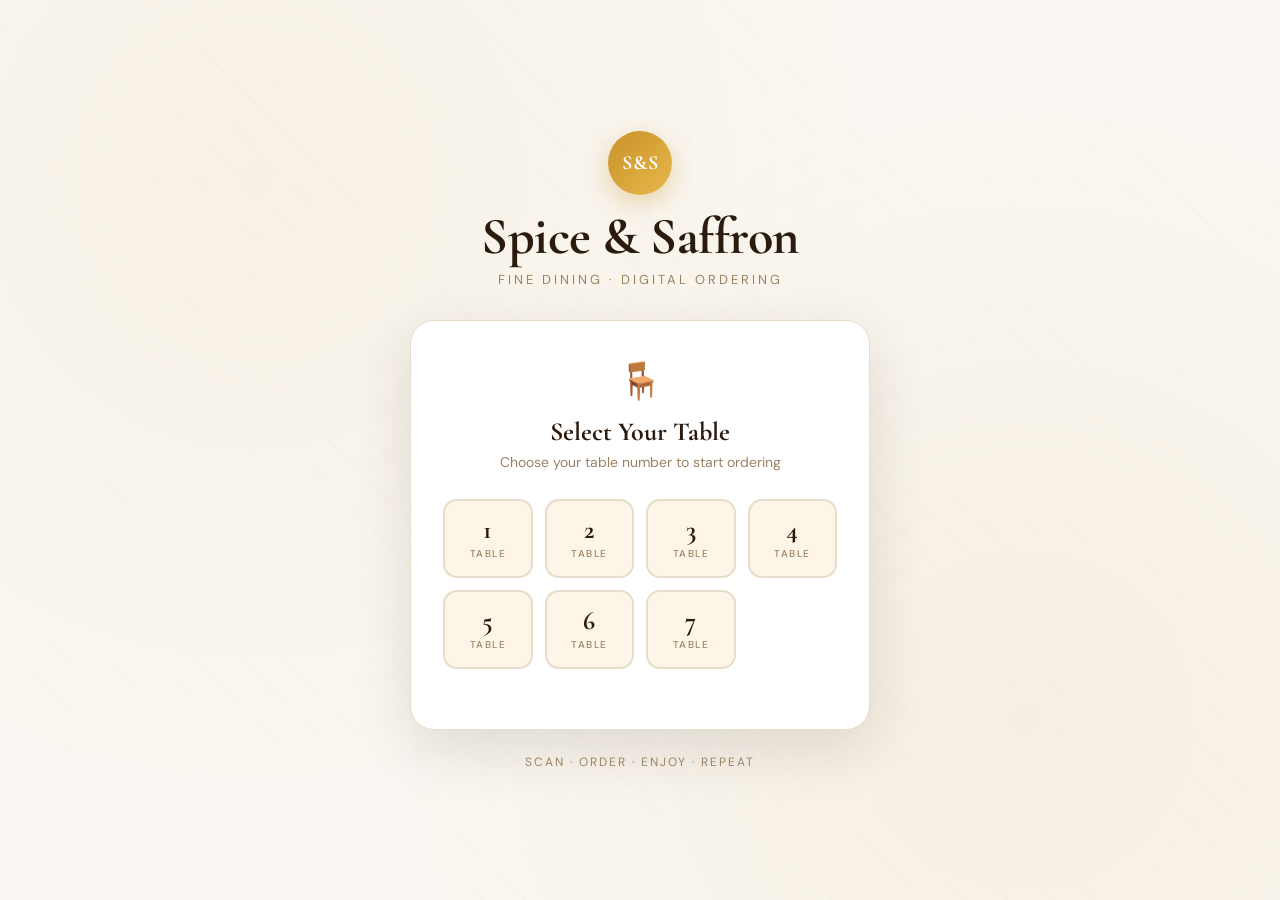
<file: index.html>
<!DOCTYPE html>
<html lang="en">
<head>
  <meta charset="UTF-8">
  <title>Welcome | Spice & Saffron</title>
  <meta name="viewport" content="width=device-width, initial-scale=1.0">
  <link rel="stylesheet" href="style.css">
  <link href="https://fonts.googleapis.com/css2?family=Cormorant+Garamond:wght@400;600;700&family=DM+Sans:wght@300;400;500&display=swap" rel="stylesheet">
</head>
<body>

  <div class="bg-pattern"></div>

  <div class="hero-section">
    <div class="logo-badge">S&S</div>
    <h1 class="brand-name">Spice & Saffron</h1>
    <p class="brand-tagline">Fine Dining · Digital Ordering</p>
  </div>

  <div class="card">
    <div class="card-icon">🪑</div>
    <h2 class="card-title">Select Your Table</h2>
    <p class="card-subtitle">Choose your table number to start ordering</p>

    <div class="table-grid" id="tableGrid">
      <!-- Tables rendered by JS -->
    </div>

    <div id="selectedInfo" class="selected-info" style="display:none;">
      <span class="selected-label">Selected</span>
      <span id="selectedTableName" class="selected-table-name">--</span>
    </div>

    <div id="submitBtn" style="display: none;">
      <button id="goBtn" class="go-btn">
        <span class="btn-text">Go to Menu</span>
        <span class="btn-arrow">→</span>
      </button>
    </div>
  </div>

  <div class="footer-note">Scan · Order · Enjoy · Repeat</div>

  <div class="loading-overlay" id="loaderWrapper">
    <div class="loader-ring"></div>
    <p class="loader-text">Setting up your table…</p>
  </div>

  <script>
    if (
      localStorage.getItem("sessionLocked") === "true" &&
      localStorage.getItem("orderID") &&
      localStorage.getItem("tableNo") &&
      localStorage.getItem("orderPaid") !== "true"
    ) {
      window.location.replace("menu.html");
    }

    // Render table cards
    const grid = document.getElementById("tableGrid");
    for (let i = 1; i <= 7; i++) {
      const card = document.createElement("div");
      card.className = "table-card";
      card.dataset.value = i;
      card.innerHTML = `<span class="table-num">${i}</span><span class="table-label">Table</span>`;
      card.addEventListener("click", () => selectTable(card, i));
      grid.appendChild(card);
    }

    let selectedTable = null;

    function selectTable(card, num) {
      document.querySelectorAll(".table-card").forEach(c => c.classList.remove("active"));
      card.classList.add("active");
      selectedTable = num;
      document.getElementById("selectedInfo").style.display = "flex";
      document.getElementById("selectedTableName").textContent = `Table ${num}`;
      document.getElementById("submitBtn").style.display = "block";
    }

    document.getElementById("goBtn").addEventListener("click", () => {
      if (!selectedTable) return;

      ["orderID", "tableNo", "menuCart", "orderSubmitted", "paymentStatus", "orderPaid", "sessionLocked"].forEach(key => localStorage.removeItem(key));
      const now = new Date();
      const timeStr =
        now.getFullYear().toString() +
        (now.getMonth()+1).toString().padStart(2,"0") +
        now.getDate().toString().padStart(2,"0") +
        now.getHours().toString().padStart(2,"0") +
        now.getMinutes().toString().padStart(2,"0") +
        now.getSeconds().toString().padStart(2,"0");

      const orderID = `T${selectedTable}-${timeStr}`;
      localStorage.setItem("orderID", orderID);
      localStorage.setItem("tableNo", selectedTable);
      localStorage.setItem("sessionLocked", "true");

      document.getElementById("goBtn").disabled = true;
      document.getElementById("loaderWrapper").style.display = "flex";
      setTimeout(() => window.location.replace("menu.html"), 1200);
    });

    document.addEventListener("contextmenu", e => e.preventDefault());
  </script>
</body>
</html>
</file>
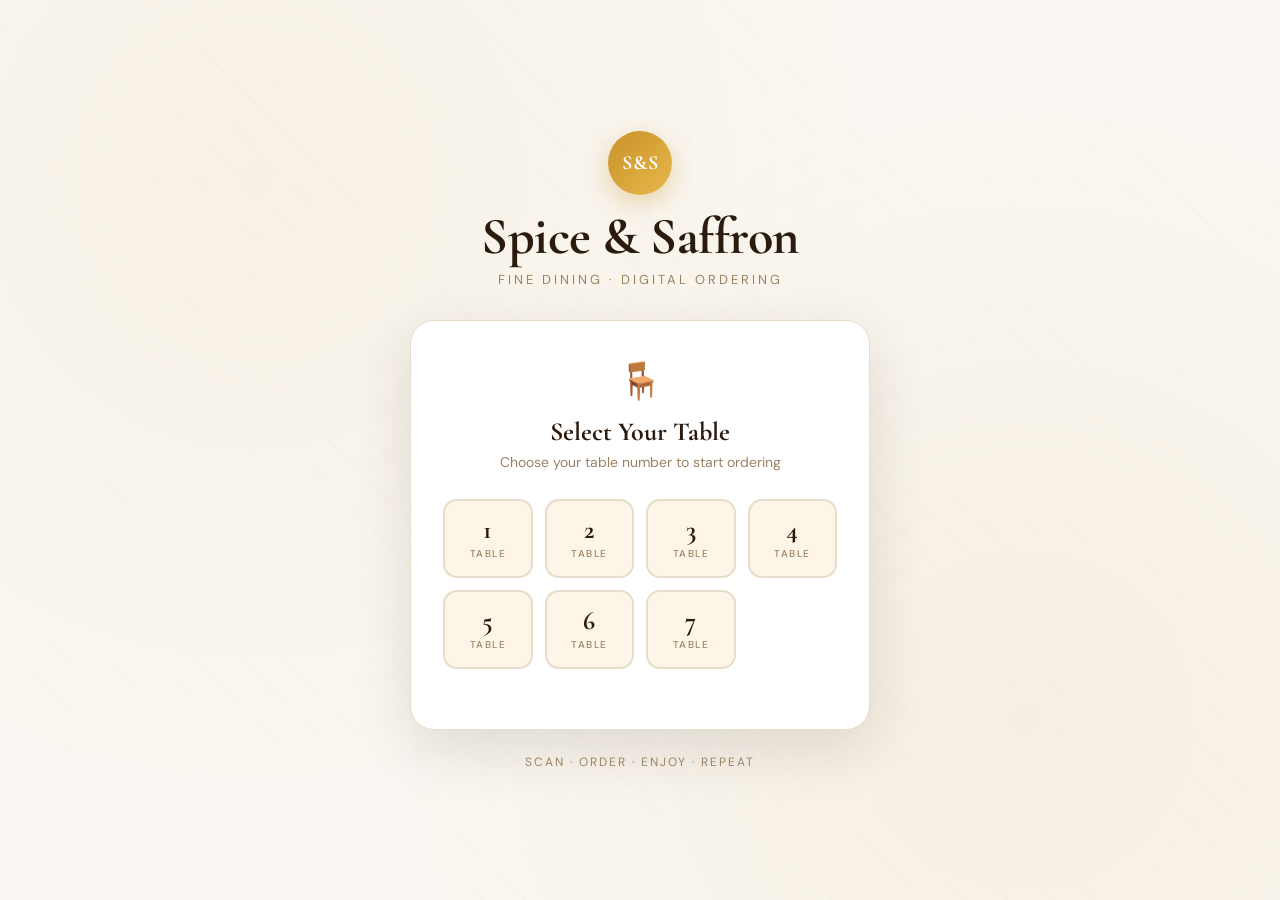
<file: menu.html>
<!DOCTYPE html>
<html lang="en">
<head>
  <meta charset="UTF-8">
  <title>Menu | Spice & Saffron</title>
  <meta name="viewport" content="width=device-width, initial-scale=1.0">
  <link rel="stylesheet" href="menu.css">
  <link href="https://fonts.googleapis.com/css2?family=Cormorant+Garamond:wght@400;600;700&family=DM+Sans:wght@300;400;500&display=swap" rel="stylesheet">
</head>
<body>

  <!-- TOP BAR -->
  <header class="top-bar">
    <div class="top-bar-left">
      <div class="logo-sm">S&S</div>
      <div>
        <div class="brand-sm">Spice & Saffron</div>
        <div class="table-badge">Table <span id="tableNoDisplay">--</span></div>
      </div>
    </div>
    <div class="cart-pill" id="cartPill" onclick="scrollToOrder()">
      <span>🛒</span>
      <span id="cartCount">0</span>
      <span class="cart-sep">·</span>
      <span id="cartTotal">₹0</span>
    </div>
  </header>

  <!-- CATEGORY NAV -->
  <nav class="cat-nav" id="catNav"></nav>

  <!-- MAIN CONTENT -->
  <main class="main-wrap">

    <!-- WAITER SERVICE CARD -->
    <section class="service-card">
      <h3 class="section-heading">🛎️ Need Assistance?</h3>
      <div class="service-grid">
        <button class="service-btn" onclick="callWaiterIssue('Table cleaning required')">
          <span class="s-icon">🧹</span>
          <span>Clean Table</span>
        </button>
        <button class="service-btn" onclick="callWaiterIssue('Water refill required')">
          <span class="s-icon">💧</span>
          <span>Water Refill</span>
        </button>
        <button class="service-btn" onclick="callWaiterIssue('Tissue paper required')">
          <span class="s-icon">🧻</span>
          <span>Tissue Paper</span>
        </button>
        <button class="service-btn" onclick="callWaiterIssue('Food spill cleanup required')">
          <span class="s-icon">🫧</span>
          <span>Food Spill</span>
        </button>
      </div>
    </section>

    <!-- MENU CONTAINER -->
    <div id="menu-container"></div>

    <!-- ORDER SUMMARY SECTION -->
    <section class="order-summary" id="orderSummary" style="display:none;">
      <h3 class="section-heading">🛒 Your Order</h3>
      <div id="orderList" class="order-list"></div>
      <div class="order-total-row">
        <span>Total</span>
        <span id="orderTotalDisplay">₹0</span>
      </div>
    </section>

    <!-- ACTION BUTTONS -->
    <div class="action-bar">
      <button class="action-btn btn-place" onclick="submitOrder()">
        <span>🧾</span> Place Order
      </button>
      <button class="action-btn btn-pay" onclick="goToPaymentPage()">
        <span>💳</span> Pay Now
      </button>
      <button class="action-btn btn-waiter" onclick="callWaiter()">
        <span>📞</span> Call Waiter
      </button>
    </div>

  </main>

  <!-- LOADER -->
  <div id="loaderOverlay" class="loader-overlay">
    <div class="loader-ring"></div>
    <p>Please wait…</p>
  </div>

  <!-- TOAST -->
  <div class="toast" id="toast"></div>

  <script src="menu.js"></script>
</body>
</html>
</file>
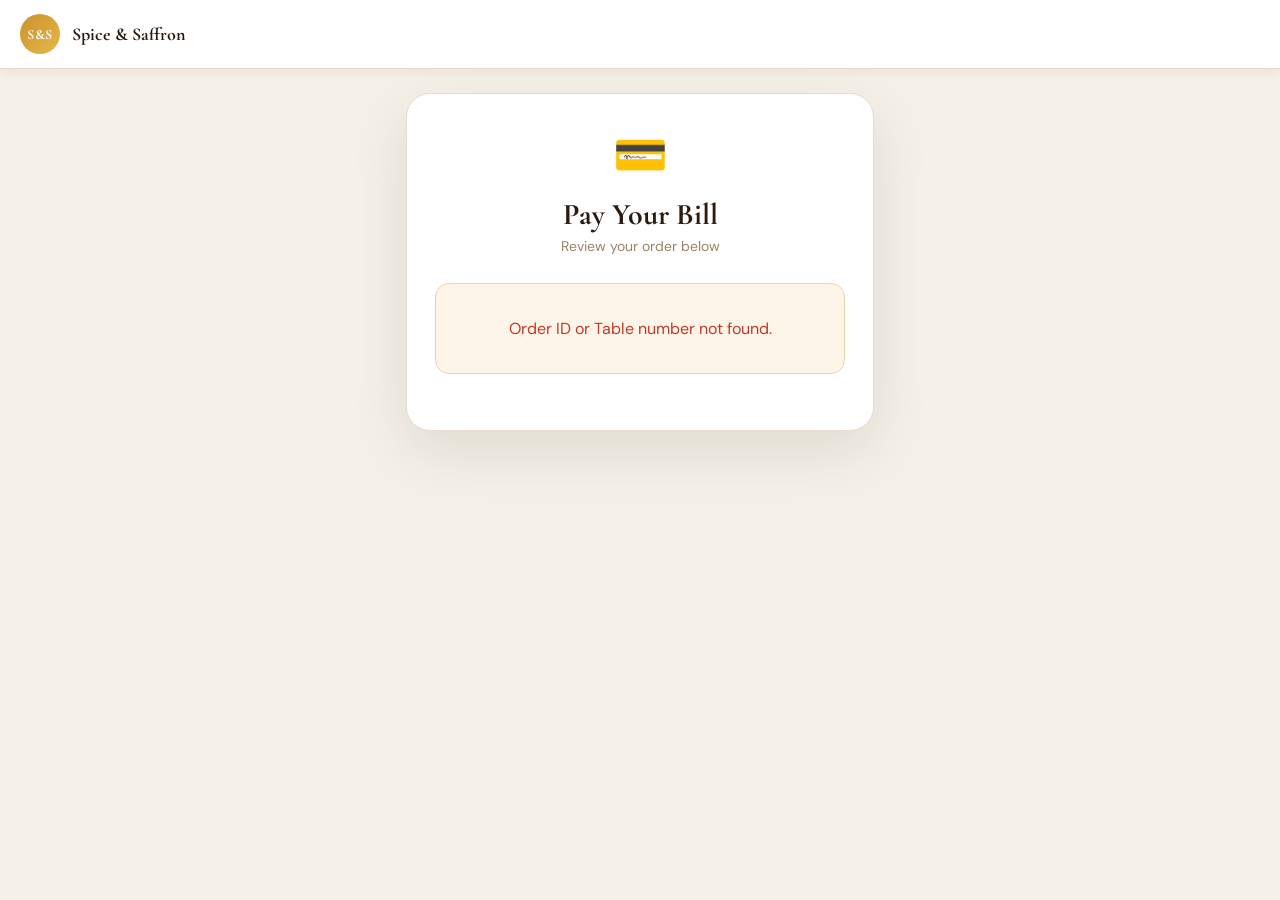
<file: payment.html>
<!DOCTYPE html>
<html lang="en">
<head>
  <meta charset="UTF-8">
  <title>Payment | Spice & Saffron</title>
  <meta name="viewport" content="width=device-width, initial-scale=1.0">
  <link rel="stylesheet" href="payment.css">
  <link href="https://fonts.googleapis.com/css2?family=Cormorant+Garamond:wght@400;600;700&family=DM+Sans:wght@300;400;500&display=swap" rel="stylesheet">
</head>
<body>

  <header class="top-bar">
    <div class="logo-sm">S&S</div>
    <div class="brand-sm">Spice & Saffron</div>
  </header>

  <main class="main-wrap">
    <div class="pay-card">
      <div class="pay-icon">💳</div>
      <h1 class="pay-title">Pay Your Bill</h1>
      <p class="pay-sub">Review your order below</p>

      <div id="order-details" class="order-details">
        <div class="loading-state">
          <div class="loader-ring"></div>
          <span>Loading your order…</span>
        </div>
      </div>

      <div id="payment-buttons" class="payment-buttons" style="display:none;">
        <button class="pay-btn btn-online" onclick="payOnline()">
          <span class="pay-btn-icon">📱</span>
          <div>
            <div class="pay-btn-title">Pay Online</div>
            <div class="pay-btn-sub">UPI / PhonePe / GPay</div>
          </div>
        </button>
        <button class="pay-btn btn-offline" onclick="payOffline()">
          <span class="pay-btn-icon">🙋</span>
          <div>
            <div class="pay-btn-title">Pay at Counter</div>
            <div class="pay-btn-sub">Cash / Card at desk</div>
          </div>
        </button>
      </div>
    </div>
  </main>

  <div class="toast" id="toast"></div>

  <script src="payment.js"></script>
</body>
</html>
</file>
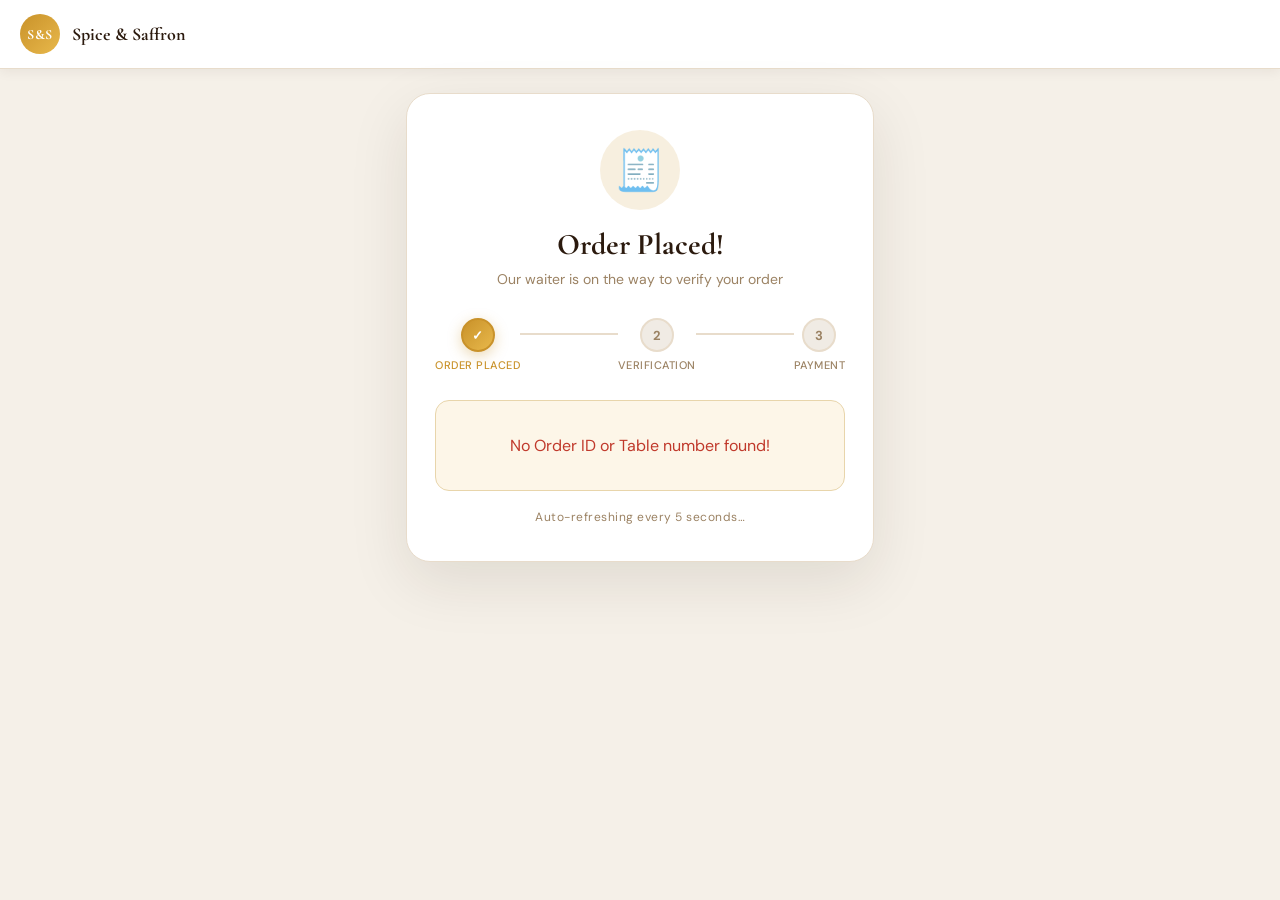
<file: verification.html>
<!DOCTYPE html>
<html lang="en">
<head>
  <meta charset="UTF-8">
  <title>Order Verification | Spice & Saffron</title>
  <meta name="viewport" content="width=device-width, initial-scale=1.0">
  <link rel="stylesheet" href="verification.css">
  <link href="https://fonts.googleapis.com/css2?family=Cormorant+Garamond:wght@400;600;700&family=DM+Sans:wght@300;400;500&display=swap" rel="stylesheet">
</head>
<body>

  <header class="top-bar">
    <div class="logo-sm">S&S</div>
    <div class="brand-sm">Spice & Saffron</div>
  </header>

  <main class="main-wrap">
    <div class="verify-card">
      <div class="verify-anim">
        <div class="pulse-ring"></div>
        <div class="verify-emoji">🧾</div>
      </div>
      <h1 class="verify-title">Order Placed!</h1>
      <p class="verify-sub">Our waiter is on the way to verify your order</p>

      <div class="status-row">
        <div class="status-step active">
          <div class="step-dot">✓</div>
          <span>Order Placed</span>
        </div>
        <div class="step-line"></div>
        <div class="status-step" id="stepVerify">
          <div class="step-dot">2</div>
          <span>Verification</span>
        </div>
        <div class="step-line"></div>
        <div class="status-step" id="stepPay">
          <div class="step-dot">3</div>
          <span>Payment</span>
        </div>
      </div>

      <div id="order-details" class="order-details">
        <div class="loading-state">
          <div class="loader-ring"></div>
          <span>Loading your order…</span>
        </div>
      </div>

      <p class="refresh-note">Auto-refreshing every 5 seconds…</p>
    </div>
  </main>

  <script src="verification.js"></script>
</body>
</html>
</file>
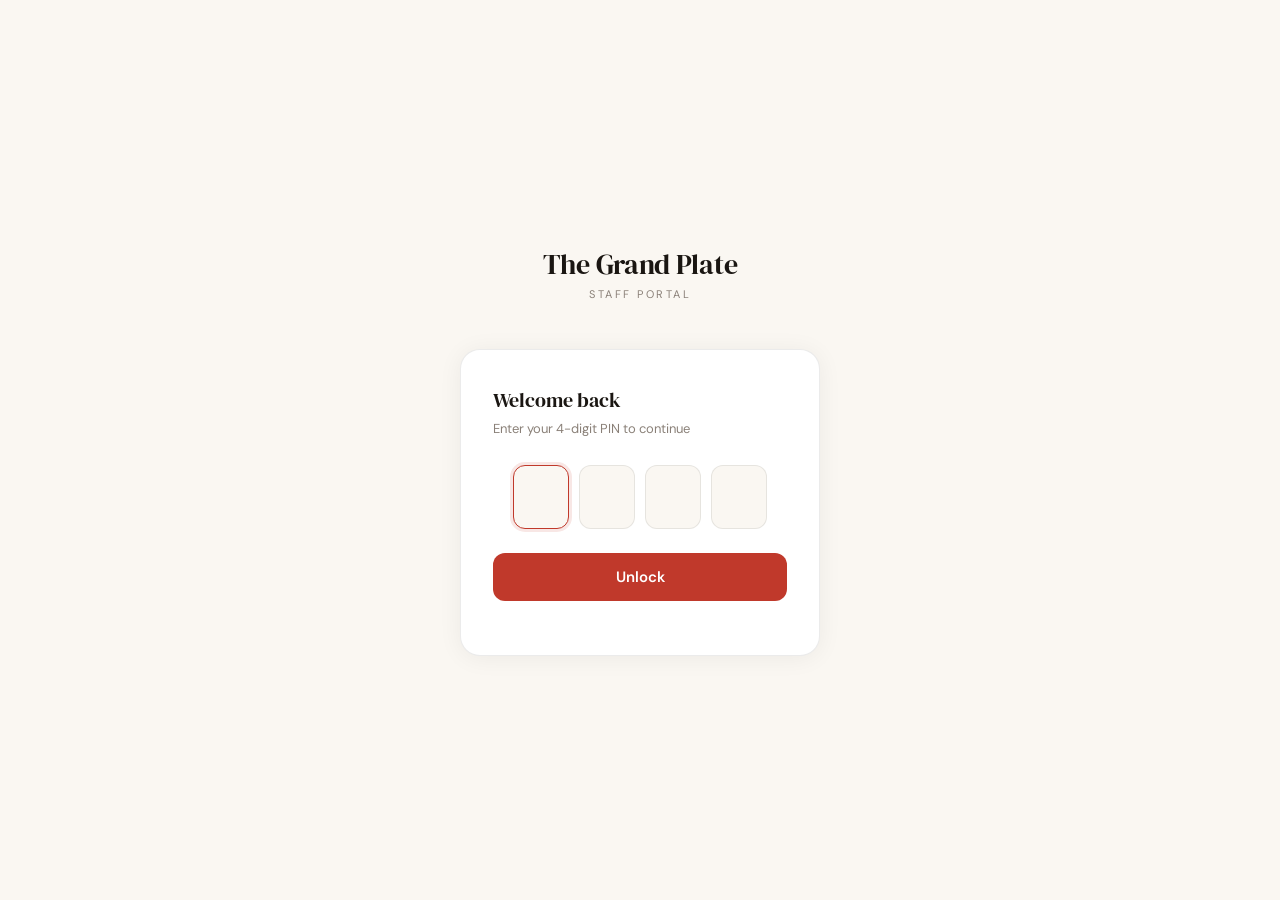
<file: Dashboard/dashboard.html>
<!DOCTYPE html>
<html lang="en">
<head>
  <meta charset="UTF-8">
  <title>The Grand Plate — Staff</title>
  <meta name="viewport" content="width=device-width, initial-scale=1.0">
  <link rel="preconnect" href="https://fonts.googleapis.com">
  <link href="https://fonts.googleapis.com/css2?family=DM+Sans:wght@300;400;500;600&family=DM+Serif+Display:ital@0;1&display=swap" rel="stylesheet">
  <style>
    *, *::before, *::after { box-sizing: border-box; margin: 0; padding: 0; }

    :root {
      --bg:        #FAF7F2;
      --surface:   #FFFFFF;
      --border:    rgba(0,0,0,0.08);
      --text:      #1A1612;
      --muted:     #8A8078;
      --accent:    #C0392B;
      --accent-lt: #FBF0EF;
      --gold:      #A0742A;
      --gold-lt:   #FBF6EC;
      --green:     #2D7A4A;
      --green-lt:  #EBF5EF;
      --nav-h:     68px;
      --hdr-h:     60px;
    }

    body {
      font-family: 'DM Sans', sans-serif;
      background: var(--bg);
      color: var(--text);
      height: 100dvh;
      overflow: hidden;
      display: flex;
      flex-direction: column;
    }

    /* ── PIN GATE ── */
    #pin-gate {
      position: fixed;
      inset: 0;
      background: var(--bg);
      z-index: 9999;
      display: flex;
      flex-direction: column;
      align-items: center;
      justify-content: center;
      padding: 24px;
    }

    .pin-logo {
      font-family: 'DM Serif Display', serif;
      font-size: 28px;
      color: var(--text);
      margin-bottom: 4px;
      letter-spacing: -0.3px;
    }

    .pin-tag {
      font-size: 11px;
      letter-spacing: 2.5px;
      text-transform: uppercase;
      color: var(--muted);
      margin-bottom: 48px;
    }

    .pin-card {
      background: var(--surface);
      border: 1px solid var(--border);
      border-radius: 20px;
      padding: 36px 32px 28px;
      width: 100%;
      max-width: 360px;
      box-shadow: 0 2px 24px rgba(0,0,0,0.06);
    }

    .pin-card h2 {
      font-family: 'DM Serif Display', serif;
      font-size: 20px;
      font-weight: 400;
      margin-bottom: 6px;
      color: var(--text);
    }

    .pin-card p {
      font-size: 13px;
      color: var(--muted);
      margin-bottom: 28px;
    }

    .pin-dots {
      display: flex;
      gap: 10px;
      justify-content: center;
      margin-bottom: 24px;
    }

    .pin-digit {
      width: 56px;
      height: 64px;
      background: var(--bg);
      border: 1.5px solid var(--border);
      border-radius: 12px;
      text-align: center;
      font-size: 24px;
      font-weight: 600;
      color: var(--text);
      font-family: 'DM Sans', sans-serif;
      outline: none;
      transition: border-color 0.2s, box-shadow 0.2s;
      -webkit-text-security: disc;
    }

    .pin-digit:focus {
      border-color: var(--accent);
      box-shadow: 0 0 0 3px rgba(192,57,43,0.12);
    }

    .pin-btn {
      width: 100%;
      padding: 14px;
      background: var(--accent);
      border: none;
      border-radius: 12px;
      color: #fff;
      font-family: 'DM Sans', sans-serif;
      font-size: 15px;
      font-weight: 600;
      cursor: pointer;
      transition: opacity 0.2s, transform 0.15s;
    }

    .pin-btn:hover  { opacity: 0.92; }
    .pin-btn:active { transform: scale(0.98); }

    .pin-error {
      font-size: 12px;
      color: var(--accent);
      margin-top: 10px;
      min-height: 16px;
      font-weight: 500;
    }

    .pin-shake { animation: shake 0.38s ease; }

    @keyframes shake {
      0%,100% { transform: translateX(0); }
      20%,60%  { transform: translateX(-7px); }
      40%,80%  { transform: translateX(7px); }
    }

    /* ── DASHBOARD SHELL ── */
    #app {
      display: none;
      flex-direction: column;
      height: 100dvh;
    }

    /* ── HEADER ── */
    .hdr {
      height: var(--hdr-h);
      background: var(--surface);
      border-bottom: 1px solid var(--border);
      display: flex;
      align-items: center;
      justify-content: space-between;
      padding: 0 20px;
      flex-shrink: 0;
      position: relative;
      z-index: 10;
    }

    .hdr-brand {
      display: flex;
      flex-direction: column;
    }

    .hdr-name {
      font-family: 'DM Serif Display', serif;
      font-size: 17px;
      font-weight: 400;
      color: var(--text);
      letter-spacing: -0.2px;
    }

    .hdr-role {
      font-size: 10px;
      letter-spacing: 2px;
      text-transform: uppercase;
      color: var(--muted);
      margin-top: 1px;
    }

    .hdr-right {
      display: flex;
      align-items: center;
      gap: 10px;
    }

    .live-pill {
      display: flex;
      align-items: center;
      gap: 5px;
      background: var(--green-lt);
      color: var(--green);
      font-size: 11px;
      font-weight: 600;
      padding: 4px 10px;
      border-radius: 50px;
      letter-spacing: 0.3px;
    }

    .live-dot {
      width: 6px;
      height: 6px;
      background: var(--green);
      border-radius: 50%;
      animation: pulse 1.6s ease-in-out infinite;
    }

    @keyframes pulse { 0%,100% { opacity: 1; } 50% { opacity: 0.25; } }

    .lock-btn {
      background: transparent;
      border: 1.5px solid var(--border);
      border-radius: 50px;
      padding: 5px 12px;
      font-family: 'DM Sans', sans-serif;
      font-size: 12px;
      font-weight: 500;
      color: var(--muted);
      cursor: pointer;
      transition: background 0.2s, color 0.2s;
      display: flex;
      align-items: center;
      gap: 5px;
    }

    .lock-btn:hover { background: var(--accent-lt); color: var(--accent); border-color: var(--accent); }

    /* ── PAGE HEADER (per-section) ── */
    .page-hdr {
      padding: 18px 20px 14px;
      background: var(--bg);
      flex-shrink: 0;
    }

    .page-hdr h1 {
      font-family: 'DM Serif Display', serif;
      font-size: 22px;
      font-weight: 400;
      color: var(--text);
    }

    .page-hdr p {
      font-size: 12px;
      color: var(--muted);
      margin-top: 2px;
    }

    /* ── IFRAME AREA ── */
    .iframe-area {
      flex: 1;
      position: relative;
      overflow: hidden;
    }

    .page-frame {
      position: absolute;
      inset: 0;
      width: 100%;
      height: 100%;
      border: none;
      opacity: 0;
      pointer-events: none;
      transition: opacity 0.25s ease;
    }

    .page-frame.active {
      opacity: 1;
      pointer-events: all;
    }

    /* ── BOTTOM NAV ── */
    .bottom-nav {
      height: var(--nav-h);
      background: var(--surface);
      border-top: 1px solid var(--border);
      display: flex;
      align-items: stretch;
      flex-shrink: 0;
      padding-bottom: env(safe-area-inset-bottom, 0px);
    }

    .nav-item {
      flex: 1;
      display: flex;
      flex-direction: column;
      align-items: center;
      justify-content: center;
      gap: 4px;
      cursor: pointer;
      background: transparent;
      border: none;
      font-family: 'DM Sans', sans-serif;
      color: var(--muted);
      transition: color 0.2s;
      padding: 6px 4px;
      position: relative;
      -webkit-tap-highlight-color: transparent;
    }

    .nav-item svg {
      width: 22px;
      height: 22px;
      stroke: currentColor;
      fill: none;
      stroke-width: 1.8;
      stroke-linecap: round;
      stroke-linejoin: round;
      transition: stroke 0.2s, transform 0.2s;
    }

    .nav-item span {
      font-size: 10px;
      font-weight: 500;
      letter-spacing: 0.3px;
    }

    .nav-item.active {
      color: var(--accent);
    }

    .nav-item.active svg {
      transform: scale(1.08);
    }

    .nav-item.active::before {
      content: '';
      position: absolute;
      top: 0;
      left: 50%;
      transform: translateX(-50%);
      width: 32px;
      height: 3px;
      background: var(--accent);
      border-radius: 0 0 3px 3px;
    }

    /* ── PAGE TITLE BAR ── */
    .title-bar {
      display: none;
      padding: 14px 20px 12px;
      background: var(--surface);
      border-bottom: 1px solid var(--border);
      flex-shrink: 0;
    }

    .title-bar.visible { display: block; }

    .title-bar h2 {
      font-family: 'DM Serif Display', serif;
      font-size: 20px;
      font-weight: 400;
    }

    .title-bar small {
      font-size: 11px;
      color: var(--muted);
    }
  </style>
</head>
<body>

<!-- PIN GATE -->
<div id="pin-gate">
  <div class="pin-logo">The Grand Plate</div>
  <div class="pin-tag">Staff Portal</div>

  <div class="pin-card" id="pin-card">
    <h2>Welcome back</h2>
    <p>Enter your 4-digit PIN to continue</p>

    <div class="pin-dots">
      <input class="pin-digit" id="p1" type="password" maxlength="1" inputmode="numeric" autocomplete="off">
      <input class="pin-digit" id="p2" type="password" maxlength="1" inputmode="numeric" autocomplete="off">
      <input class="pin-digit" id="p3" type="password" maxlength="1" inputmode="numeric" autocomplete="off">
      <input class="pin-digit" id="p4" type="password" maxlength="1" inputmode="numeric" autocomplete="off">
    </div>

    <button class="pin-btn" id="pin-submit">Unlock</button>
    <div class="pin-error" id="pin-error"></div>
  </div>
</div>

<!-- DASHBOARD APP -->
<div id="app">

  <!-- Top Header -->
  <header class="hdr">
    <div class="hdr-brand">
      <div class="hdr-name">The Grand Plate</div>
      <div class="hdr-role">Management Dashboard</div>
    </div>
    <div class="hdr-right">
      <div class="live-pill"><div class="live-dot"></div>Live</div>
      <button class="lock-btn" id="lock-btn">
        <svg width="13" height="13" viewBox="0 0 24 24" fill="none" stroke="currentColor" stroke-width="2.2" stroke-linecap="round" stroke-linejoin="round"><rect x="3" y="11" width="18" height="11" rx="2"/><path d="M7 11V7a5 5 0 0 1 10 0v4"/></svg>
        Lock
      </button>
    </div>
  </header>

  <!-- Dynamic Title Bar -->
  <div class="title-bar" id="title-bar">
    <h2 id="title-text">Live Orders</h2>
    <small id="title-sub">Real-time kitchen view</small>
  </div>

  <!-- Iframe Pages -->
  <div class="iframe-area">
    <iframe id="f1" class="page-frame" src="https://waiter30.blogspot.com/"   title="Live Orders"></iframe>
    <iframe id="f2" class="page-frame" src="https://menuofhms30.blogspot.com/" title="Check Order"></iframe>
    <iframe id="f3" class="page-frame" src="https://paid30.blogspot.com/"      title="Payment Status"></iframe>

  </div>

  <!-- Bottom Navigation -->
  <nav class="bottom-nav">

    <button class="nav-item" id="n1" onclick="showPage(1)">
      <svg viewBox="0 0 24 24"><path d="M9 20H5a2 2 0 0 1-2-2V9l9-6 9 6v9a2 2 0 0 1-2 2h-4"/><rect x="9" y="14" width="6" height="6"/></svg>
      <span>Orders</span>
    </button>

    <button class="nav-item" id="n2" onclick="showPage(2)">
      <svg viewBox="0 0 24 24"><circle cx="11" cy="11" r="8"/><path d="m21 21-4.35-4.35"/></svg>
      <span>Check</span>
    </button>

    <button class="nav-item" id="n3" onclick="showPage(3)">
      <svg viewBox="0 0 24 24"><rect x="2" y="5" width="20" height="14" rx="2"/><path d="M2 10h20"/></svg>
      <span>Payments</span>
    </button>



  </nav>

</div>

<script>
  const PIN = "1234";
  const KEY = "gp_unlocked";
  let fails = 0;

  const pages = {
    1: { title: "Live Orders",    sub: "Real-time kitchen view" },
    2: { title: "Check Order",    sub: "Look up table status" },
    3: { title: "Payment Status", sub: "Bills and settlements" },
    4: { title: "Income Report",  sub: "Today's performance" }
  };

  const digits = [1,2,3,4].map(i => document.getElementById("p" + i));

  (function init() {
    if (sessionStorage.getItem(KEY) === "1") unlock(false);
    else setTimeout(() => digits[0].focus(), 200);
  })();

  digits.forEach((d, i) => {
    d.addEventListener("input", () => {
      d.value = d.value.replace(/\D/, "");
      if (d.value && i < 3) digits[i + 1].focus();
      if (i === 3 && d.value) verify();
    });
    d.addEventListener("keydown", e => {
      if (e.key === "Backspace" && !d.value && i > 0) digits[i - 1].focus();
      if (e.key === "Enter") verify();
    });
  });

  document.getElementById("pin-submit").addEventListener("click", verify);

  function verify() {
    if (fails >= 5) return;
    const entered = digits.map(d => d.value).join("");
    if (entered.length < 4) { setErr("Enter all 4 digits first."); return; }

    if (entered === PIN) {
      sessionStorage.setItem(KEY, "1");
      fails = 0;
      unlock(true);
    } else {
      fails++;
      const left = 5 - fails;
      const card = document.getElementById("pin-card");
      card.classList.remove("pin-shake");
      void card.offsetWidth;
      card.classList.add("pin-shake");
      digits.forEach(d => d.value = "");
      digits[0].focus();
      if (left > 0) setErr("Incorrect PIN. " + left + " attempt" + (left !== 1 ? "s" : "") + " left.");
      else { setErr("Too many attempts. Refresh the page."); document.getElementById("pin-submit").disabled = true; }
    }
  }

  function setErr(msg) {
    document.getElementById("pin-error").textContent = msg;
  }

  function unlock(animate) {
    document.getElementById("pin-gate").style.display = "none";
    const app = document.getElementById("app");
    app.style.display = "flex";
    showPage(1);
  }

  function showPage(n) {
    [1,2,3].forEach(i => {
      document.getElementById("f" + i).classList.toggle("active", i === n);
      document.getElementById("n" + i).classList.toggle("active", i === n);
    });
    const info = pages[n];
    document.getElementById("title-text").textContent = info.title;
    document.getElementById("title-sub").textContent  = info.sub;
    document.getElementById("title-bar").classList.add("visible");
  }

  document.getElementById("lock-btn").addEventListener("click", () => {
    if (!confirm("Lock and return to PIN screen?")) return;
    sessionStorage.removeItem(KEY);
    document.getElementById("app").style.display = "none";
    document.getElementById("pin-gate").style.display = "flex";
    digits.forEach(d => d.value = "");
    setErr("");
    fails = 0;
    document.getElementById("pin-submit").disabled = false;
    document.getElementById("title-bar").classList.remove("visible");
    setTimeout(() => digits[0].focus(), 100);
  });

  document.addEventListener("contextmenu", e => e.preventDefault());
</script>
</body>
</html>
</file>
<file: style.css>
/* ===== RESET & BASE ===== */
*, *::before, *::after { box-sizing: border-box; margin: 0; padding: 0; }

:root {
  --gold: #c9922a;
  --gold-light: #e8b84b;
  --gold-pale: #fdf6e8;
  --brown-dark: #2b1a0e;
  --brown-mid: #5c3d1e;
  --cream: #faf7f2;
  --text: #1a1209;
  --text-muted: #9b8263;
  --border: #e8dccb;
  --radius: 16px;
  --shadow: 0 20px 60px rgba(43,26,14,0.12);
}

body {
  font-family: 'DM Sans', sans-serif;
  background: var(--cream);
  min-height: 100vh;
  display: flex;
  flex-direction: column;
  align-items: center;
  justify-content: center;
  padding: 24px;
  user-select: none;
  position: relative;
  overflow: hidden;
}

/* ===== BACKGROUND PATTERN ===== */
.bg-pattern {
  position: fixed;
  inset: 0;
  background-image:
    radial-gradient(circle at 20% 20%, rgba(201,146,42,0.06) 0%, transparent 50%),
    radial-gradient(circle at 80% 80%, rgba(201,146,42,0.08) 0%, transparent 50%),
    repeating-linear-gradient(
      45deg,
      transparent,
      transparent 30px,
      rgba(201,146,42,0.03) 30px,
      rgba(201,146,42,0.03) 31px
    );
  pointer-events: none;
  z-index: 0;
}

/* ===== HERO SECTION ===== */
.hero-section {
  text-align: center;
  margin-bottom: 32px;
  position: relative;
  z-index: 1;
  animation: fadeDown 0.7s ease both;
}

.logo-badge {
  display: inline-flex;
  align-items: center;
  justify-content: center;
  width: 64px;
  height: 64px;
  background: linear-gradient(135deg, var(--gold) 0%, var(--gold-light) 100%);
  color: white;
  font-family: 'Cormorant Garamond', serif;
  font-size: 20px;
  font-weight: 700;
  border-radius: 50%;
  margin-bottom: 16px;
  box-shadow: 0 8px 24px rgba(201,146,42,0.35);
  letter-spacing: 1px;
}

.brand-name {
  font-family: 'Cormorant Garamond', serif;
  font-size: clamp(32px, 6vw, 52px);
  font-weight: 700;
  color: var(--brown-dark);
  line-height: 1;
  letter-spacing: -0.5px;
}

.brand-tagline {
  font-size: 13px;
  color: var(--text-muted);
  margin-top: 8px;
  letter-spacing: 3px;
  text-transform: uppercase;
}

/* ===== MAIN CARD ===== */
.card {
  background: white;
  border-radius: 24px;
  padding: 36px 32px;
  width: 100%;
  max-width: 460px;
  box-shadow: var(--shadow);
  border: 1px solid var(--border);
  position: relative;
  z-index: 1;
  animation: fadeUp 0.7s ease 0.15s both;
}

.card-icon {
  font-size: 36px;
  margin-bottom: 12px;
  display: block;
  text-align: center;
}

.card-title {
  font-family: 'Cormorant Garamond', serif;
  font-size: 26px;
  font-weight: 700;
  color: var(--brown-dark);
  text-align: center;
  margin-bottom: 6px;
}

.card-subtitle {
  font-size: 14px;
  color: var(--text-muted);
  text-align: center;
  margin-bottom: 28px;
}

/* ===== TABLE GRID ===== */
.table-grid {
  display: grid;
  grid-template-columns: repeat(4, 1fr);
  gap: 12px;
  margin-bottom: 24px;
}

.table-card {
  display: flex;
  flex-direction: column;
  align-items: center;
  justify-content: center;
  padding: 16px 8px;
  background: var(--gold-pale);
  border: 2px solid var(--border);
  border-radius: 14px;
  cursor: pointer;
  transition: all 0.2s ease;
  gap: 4px;
}

.table-card:hover {
  border-color: var(--gold);
  background: #fef2d6;
  transform: translateY(-2px);
  box-shadow: 0 6px 18px rgba(201,146,42,0.18);
}

.table-card.active {
  background: linear-gradient(135deg, var(--gold) 0%, var(--gold-light) 100%);
  border-color: var(--gold);
  color: white;
  transform: translateY(-3px);
  box-shadow: 0 8px 24px rgba(201,146,42,0.35);
}

.table-num {
  font-family: 'Cormorant Garamond', serif;
  font-size: 26px;
  font-weight: 700;
  line-height: 1;
  color: var(--brown-dark);
}

.table-card.active .table-num {
  color: white;
}

.table-label {
  font-size: 10px;
  text-transform: uppercase;
  letter-spacing: 1.5px;
  color: var(--text-muted);
  font-weight: 500;
}

.table-card.active .table-label {
  color: rgba(255,255,255,0.85);
}

/* ===== SELECTED INFO ===== */
.selected-info {
  display: flex;
  align-items: center;
  gap: 10px;
  background: var(--gold-pale);
  border: 1px solid #e8d5ab;
  border-radius: 12px;
  padding: 12px 18px;
  margin-bottom: 20px;
}

.selected-label {
  font-size: 12px;
  color: var(--text-muted);
  text-transform: uppercase;
  letter-spacing: 1px;
}

.selected-table-name {
  font-family: 'Cormorant Garamond', serif;
  font-size: 20px;
  font-weight: 700;
  color: var(--gold);
}

/* ===== GO BUTTON ===== */
.go-btn {
  width: 100%;
  padding: 16px 28px;
  background: linear-gradient(135deg, #c9922a 0%, #e8b84b 100%);
  color: white;
  border: none;
  border-radius: 14px;
  font-size: 16px;
  font-weight: 600;
  cursor: pointer;
  display: flex;
  align-items: center;
  justify-content: center;
  gap: 10px;
  transition: all 0.2s ease;
  box-shadow: 0 6px 20px rgba(201,146,42,0.4);
  letter-spacing: 0.3px;
  font-family: 'DM Sans', sans-serif;
}

.go-btn:hover {
  transform: translateY(-2px);
  box-shadow: 0 10px 28px rgba(201,146,42,0.5);
}

.go-btn:disabled {
  opacity: 0.6;
  cursor: not-allowed;
  transform: none;
}

.btn-arrow {
  font-size: 20px;
  transition: transform 0.2s;
}

.go-btn:hover .btn-arrow {
  transform: translateX(4px);
}

/* ===== FOOTER NOTE ===== */
.footer-note {
  margin-top: 24px;
  font-size: 12px;
  color: var(--text-muted);
  letter-spacing: 2px;
  text-transform: uppercase;
  position: relative;
  z-index: 1;
  animation: fadeUp 0.7s ease 0.3s both;
}

/* ===== LOADING OVERLAY ===== */
.loading-overlay {
  position: fixed;
  inset: 0;
  background: rgba(250,247,242,0.92);
  display: none;
  flex-direction: column;
  align-items: center;
  justify-content: center;
  z-index: 9999;
  gap: 16px;
  backdrop-filter: blur(4px);
}

.loader-ring {
  width: 48px;
  height: 48px;
  border: 3px solid var(--border);
  border-top-color: var(--gold);
  border-radius: 50%;
  animation: spin 0.9s linear infinite;
}

.loader-text {
  font-size: 14px;
  color: var(--text-muted);
  letter-spacing: 1px;
}

/* ===== ANIMATIONS ===== */
@keyframes spin {
  to { transform: rotate(360deg); }
}

@keyframes fadeDown {
  from { opacity: 0; transform: translateY(-20px); }
  to { opacity: 1; transform: translateY(0); }
}

@keyframes fadeUp {
  from { opacity: 0; transform: translateY(20px); }
  to { opacity: 1; transform: translateY(0); }
}

::-webkit-scrollbar { width: 0; }
</file>
<file: menu.css>
/* ===== RESET & BASE ===== */
*, *::before, *::after { box-sizing: border-box; margin: 0; padding: 0; }

:root {
  --gold: #c9922a;
  --gold-light: #e8b84b;
  --gold-pale: #fdf6e8;
  --brown-dark: #2b1a0e;
  --cream: #f5f0e8;
  --white: #ffffff;
  --text: #1a1209;
  --text-muted: #9b8263;
  --border: #e8dccb;
  --green: #2d7a4f;
  --blue: #1e5f9c;
  --red: #c0392b;
  --radius: 16px;
  --shadow-sm: 0 2px 12px rgba(43,26,14,0.07);
  --shadow-md: 0 8px 32px rgba(43,26,14,0.1);
}

body {
  font-family: 'DM Sans', 'Segoe UI', sans-serif;
  background: var(--cream);
  min-height: 100vh;
  user-select: none;
  padding-bottom: 40px;
}

::-webkit-scrollbar { width: 0; }

/* ===== TOP BAR ===== */
.top-bar {
  position: sticky;
  top: 0;
  z-index: 100;
  background: var(--white);
  border-bottom: 1px solid var(--border);
  padding: 14px 20px;
  display: flex;
  align-items: center;
  justify-content: space-between;
  box-shadow: var(--shadow-sm);
}

.top-bar-left {
  display: flex;
  align-items: center;
  gap: 12px;
}

.logo-sm {
  width: 40px;
  height: 40px;
  border-radius: 50%;
  background: linear-gradient(135deg, var(--gold), var(--gold-light));
  color: white;
  font-family: 'Cormorant Garamond', serif;
  font-size: 14px;
  font-weight: 700;
  display: flex;
  align-items: center;
  justify-content: center;
  letter-spacing: 0.5px;
  flex-shrink: 0;
}

.brand-sm {
  font-family: 'Cormorant Garamond', serif;
  font-size: 18px;
  font-weight: 700;
  color: var(--brown-dark);
  line-height: 1;
}

.table-badge {
  font-size: 12px;
  color: var(--text-muted);
  margin-top: 2px;
  font-weight: 500;
}

/* ===== CART PILL ===== */
.cart-pill {
  display: flex;
  align-items: center;
  gap: 6px;
  background: var(--gold);
  color: white;
  padding: 8px 16px;
  border-radius: 50px;
  font-size: 14px;
  font-weight: 600;
  cursor: pointer;
  transition: all 0.2s;
  box-shadow: 0 4px 14px rgba(201,146,42,0.35);
  min-width: 80px;
  justify-content: center;
}

.cart-pill:hover {
  background: #b8821f;
  transform: translateY(-1px);
}

.cart-sep { opacity: 0.6; }

/* ===== CATEGORY NAV ===== */
.cat-nav {
  display: flex;
  gap: 10px;
  overflow-x: auto;
  padding: 14px 20px;
  background: var(--white);
  border-bottom: 1px solid var(--border);
  position: sticky;
  top: 69px;
  z-index: 99;
  scrollbar-width: none;
}

.cat-nav::-webkit-scrollbar { display: none; }

.cat-chip {
  flex-shrink: 0;
  padding: 7px 16px;
  background: var(--gold-pale);
  border: 1.5px solid var(--border);
  border-radius: 50px;
  font-size: 13px;
  font-weight: 500;
  color: var(--brown-dark);
  cursor: pointer;
  transition: all 0.2s;
  white-space: nowrap;
}

.cat-chip:hover, .cat-chip.active {
  background: var(--gold);
  border-color: var(--gold);
  color: white;
  box-shadow: 0 3px 12px rgba(201,146,42,0.3);
}

/* ===== MAIN WRAP ===== */
.main-wrap {
  max-width: 680px;
  margin: 0 auto;
  padding: 20px 16px;
  display: flex;
  flex-direction: column;
  gap: 20px;
}

/* ===== SECTION HEADINGS ===== */
.section-heading {
  font-family: 'Cormorant Garamond', serif;
  font-size: 20px;
  font-weight: 700;
  color: var(--brown-dark);
  margin-bottom: 14px;
}

/* ===== SERVICE CARD ===== */
.service-card {
  background: var(--white);
  border-radius: var(--radius);
  padding: 20px;
  border: 1px solid var(--border);
  box-shadow: var(--shadow-sm);
}

.service-grid {
  display: grid;
  grid-template-columns: repeat(2, 1fr);
  gap: 10px;
}

@media (min-width: 480px) {
  .service-grid { grid-template-columns: repeat(4, 1fr); }
}

.service-btn {
  display: flex;
  flex-direction: column;
  align-items: center;
  gap: 6px;
  padding: 14px 10px;
  background: var(--gold-pale);
  border: 1.5px solid var(--border);
  border-radius: 12px;
  cursor: pointer;
  transition: all 0.2s;
  font-size: 12px;
  font-weight: 500;
  color: var(--brown-dark);
  font-family: 'DM Sans', sans-serif;
}

.service-btn:hover {
  background: #fff3d6;
  border-color: var(--gold);
  transform: translateY(-2px);
  box-shadow: 0 4px 14px rgba(201,146,42,0.2);
}

.s-icon { font-size: 22px; }

/* ===== MENU CATEGORY ===== */
.menu-category {
  background: var(--white);
  border-radius: var(--radius);
  padding: 20px;
  border: 1px solid var(--border);
  box-shadow: var(--shadow-sm);
}

.menu-category h2 {
  font-family: 'Cormorant Garamond', serif;
  font-size: 20px;
  font-weight: 700;
  color: var(--brown-dark);
  margin-bottom: 14px;
  padding-bottom: 10px;
  border-bottom: 1px dashed var(--border);
}

/* ===== MENU ITEM ===== */
.menu-item {
  display: flex;
  align-items: center;
  justify-content: space-between;
  padding: 12px 0;
  border-bottom: 1px solid #f2ede5;
  gap: 12px;
}

.menu-item:last-child { border-bottom: none; }

.item-info { flex: 1; }

.item-name {
  font-weight: 500;
  color: var(--text);
  font-size: 15px;
  display: block;
  margin-bottom: 2px;
}

.item-price {
  font-size: 13px;
  color: var(--gold);
  font-weight: 600;
}

/* ===== ADD / QTY CONTROLS ===== */
.button-wrapper { flex-shrink: 0; }

.add-icon-btn {
  width: 36px;
  height: 36px;
  background: linear-gradient(135deg, var(--gold), var(--gold-light));
  color: white;
  border: none;
  border-radius: 50%;
  font-size: 22px;
  cursor: pointer;
  display: flex;
  align-items: center;
  justify-content: center;
  transition: all 0.2s;
  box-shadow: 0 3px 10px rgba(201,146,42,0.3);
  line-height: 1;
  padding-bottom: 1px;
}

.add-icon-btn:hover {
  transform: scale(1.1);
  box-shadow: 0 5px 16px rgba(201,146,42,0.45);
}

.qty-control {
  display: flex;
  align-items: center;
  gap: 0;
  background: var(--gold-pale);
  border: 1.5px solid var(--border);
  border-radius: 50px;
  overflow: hidden;
}

.qty-control button {
  width: 32px;
  height: 32px;
  background: transparent;
  color: var(--gold);
  border: none;
  font-size: 18px;
  font-weight: 700;
  cursor: pointer;
  transition: background 0.15s;
  display: flex;
  align-items: center;
  justify-content: center;
}

.qty-control button:hover { background: #fdecc5; }

.qty-control span {
  min-width: 28px;
  text-align: center;
  font-weight: 700;
  font-size: 15px;
  color: var(--brown-dark);
}

/* ===== ORDER SUMMARY ===== */
.order-summary {
  background: var(--white);
  border-radius: var(--radius);
  padding: 20px;
  border: 1.5px solid #e8d5ab;
  box-shadow: var(--shadow-sm);
}

.order-list { margin-bottom: 16px; }

.order-line {
  display: flex;
  justify-content: space-between;
  padding: 8px 0;
  border-bottom: 1px dotted var(--border);
  font-size: 14px;
  color: var(--text);
}

.order-line:last-child { border-bottom: none; }

.order-line-name { color: var(--brown-dark); font-weight: 500; }
.order-line-price { color: var(--gold); font-weight: 600; }

.order-total-row {
  display: flex;
  justify-content: space-between;
  align-items: center;
  padding-top: 14px;
  border-top: 2px solid var(--border);
  font-family: 'Cormorant Garamond', serif;
  font-size: 22px;
  font-weight: 700;
  color: var(--brown-dark);
}

#orderTotalDisplay { color: var(--gold); }

/* ===== ACTION BAR ===== */
.action-bar {
  display: flex;
  flex-direction: column;
  gap: 12px;
}

.action-btn {
  width: 100%;
  padding: 16px;
  font-size: 16px;
  font-weight: 600;
  border: none;
  border-radius: 14px;
  cursor: pointer;
  display: flex;
  align-items: center;
  justify-content: center;
  gap: 8px;
  transition: all 0.2s;
  font-family: 'DM Sans', sans-serif;
  letter-spacing: 0.3px;
}

.btn-place {
  background: linear-gradient(135deg, #c9922a, #e8b84b);
  color: white;
  box-shadow: 0 6px 20px rgba(201,146,42,0.4);
}
.btn-place:hover {
  transform: translateY(-2px);
  box-shadow: 0 10px 28px rgba(201,146,42,0.5);
}

.btn-pay {
  background: linear-gradient(135deg, #1e5f9c, #2980b9);
  color: white;
  box-shadow: 0 6px 20px rgba(30,95,156,0.3);
}
.btn-pay:hover {
  transform: translateY(-2px);
  box-shadow: 0 10px 28px rgba(30,95,156,0.4);
}

.btn-waiter {
  background: linear-gradient(135deg, #2d7a4f, #27ae60);
  color: white;
  box-shadow: 0 6px 20px rgba(45,122,79,0.3);
}
.btn-waiter:hover {
  transform: translateY(-2px);
  box-shadow: 0 10px 28px rgba(45,122,79,0.4);
}

/* ===== LOADER ===== */
.loader-overlay {
  position: fixed;
  inset: 0;
  background: rgba(245,240,232,0.9);
  z-index: 9999;
  display: none;
  flex-direction: column;
  align-items: center;
  justify-content: center;
  gap: 14px;
  backdrop-filter: blur(4px);
}

.loader-ring {
  width: 44px;
  height: 44px;
  border: 3px solid var(--border);
  border-top-color: var(--gold);
  border-radius: 50%;
  animation: spin 0.9s linear infinite;
}

/* ===== TOAST ===== */
.toast {
  position: fixed;
  bottom: 80px;
  left: 50%;
  transform: translateX(-50%) translateY(20px);
  background: var(--brown-dark);
  color: white;
  padding: 12px 24px;
  border-radius: 50px;
  font-size: 14px;
  font-weight: 500;
  opacity: 0;
  pointer-events: none;
  transition: all 0.3s ease;
  white-space: nowrap;
  z-index: 9998;
  box-shadow: 0 6px 20px rgba(0,0,0,0.2);
}

.toast.show {
  opacity: 1;
  transform: translateX(-50%) translateY(0);
}

@keyframes spin {
  to { transform: rotate(360deg); }
}
</file>
<file: payment.css>
*, *::before, *::after { box-sizing: border-box; margin: 0; padding: 0; }

:root {
  --gold: #c9922a;
  --gold-light: #e8b84b;
  --gold-pale: #fdf6e8;
  --brown-dark: #2b1a0e;
  --cream: #f5f0e8;
  --white: #ffffff;
  --text: #1a1209;
  --text-muted: #9b8263;
  --border: #e8dccb;
  --green: #2d7a4f;
  --blue: #1e5f9c;
}

body {
  font-family: 'DM Sans', 'Segoe UI', sans-serif;
  background: var(--cream);
  min-height: 100vh;
}

::-webkit-scrollbar { width: 0; }

/* TOP BAR */
.top-bar {
  background: var(--white);
  border-bottom: 1px solid var(--border);
  padding: 14px 20px;
  display: flex;
  align-items: center;
  gap: 12px;
  box-shadow: 0 2px 12px rgba(43,26,14,0.07);
}

.logo-sm {
  width: 40px; height: 40px;
  border-radius: 50%;
  background: linear-gradient(135deg, var(--gold), var(--gold-light));
  color: white;
  font-family: 'Cormorant Garamond', serif;
  font-size: 14px; font-weight: 700;
  display: flex; align-items: center; justify-content: center;
  letter-spacing: 0.5px; flex-shrink: 0;
}

.brand-sm {
  font-family: 'Cormorant Garamond', serif;
  font-size: 18px; font-weight: 700;
  color: var(--brown-dark);
}

/* MAIN */
.main-wrap {
  max-width: 500px;
  margin: 0 auto;
  padding: 24px 16px;
}

/* PAY CARD */
.pay-card {
  background: var(--white);
  border-radius: 24px;
  padding: 32px 28px;
  border: 1px solid var(--border);
  box-shadow: 0 20px 60px rgba(43,26,14,0.1);
  animation: fadeUp 0.6s ease both;
}

.pay-icon {
  font-size: 44px;
  text-align: center;
  margin-bottom: 12px;
}

.pay-title {
  font-family: 'Cormorant Garamond', serif;
  font-size: 30px; font-weight: 700;
  color: var(--brown-dark);
  text-align: center;
  margin-bottom: 4px;
}

.pay-sub {
  font-size: 14px; color: var(--text-muted);
  text-align: center;
  margin-bottom: 28px;
}

/* ORDER DETAILS */
.order-details {
  background: var(--gold-pale);
  border: 1px solid #e8d5ab;
  border-radius: 14px;
  padding: 18px;
  margin-bottom: 24px;
}

.loading-state {
  display: flex;
  align-items: center;
  justify-content: center;
  gap: 12px;
  color: var(--text-muted);
  font-size: 14px;
  padding: 16px 0;
}

.loader-ring {
  width: 24px; height: 24px;
  border: 2.5px solid var(--border);
  border-top-color: var(--gold);
  border-radius: 50%;
  animation: spin 0.9s linear infinite;
  flex-shrink: 0;
}

.order-meta { margin-bottom: 16px; }

.order-meta-row {
  display: flex;
  justify-content: space-between;
  padding: 6px 0;
  font-size: 14px;
  color: var(--text-muted);
  border-bottom: 1px solid var(--border);
}

.order-meta-row:last-child { border: none; }

.order-meta-row strong { color: var(--brown-dark); }

.order-items { margin-bottom: 16px; }

.order-item-line {
  display: flex;
  justify-content: space-between;
  padding: 8px 0;
  font-size: 14px;
  border-bottom: 1px dotted var(--border);
}

.order-item-line:last-child { border: none; }

.order-item-name { color: var(--brown-dark); }
.order-item-price { color: var(--gold); font-weight: 600; }

.order-total-row {
  display: flex;
  justify-content: space-between;
  align-items: center;
  padding-top: 14px;
  border-top: 2px solid var(--border);
  font-family: 'Cormorant Garamond', serif;
  font-size: 24px; font-weight: 700;
  color: var(--brown-dark);
}

.order-total-row span:last-child { color: var(--gold); }

/* STATUS BADGE */
.status-badge {
  display: inline-block;
  padding: 3px 10px;
  border-radius: 50px;
  font-size: 12px;
  font-weight: 600;
  background: #e8f4ed;
  color: var(--green);
}

/* PAYMENT BUTTONS */
.payment-buttons {
  display: flex;
  flex-direction: column;
  gap: 12px;
}

.pay-btn {
  display: flex;
  align-items: center;
  gap: 14px;
  padding: 16px 20px;
  border: none;
  border-radius: 14px;
  cursor: pointer;
  text-align: left;
  transition: all 0.2s;
  font-family: 'DM Sans', sans-serif;
  width: 100%;
}

.pay-btn-icon { font-size: 28px; flex-shrink: 0; }
.pay-btn-title { font-size: 16px; font-weight: 600; color: white; margin-bottom: 2px; }
.pay-btn-sub { font-size: 12px; color: rgba(255,255,255,0.8); }

.btn-online {
  background: linear-gradient(135deg, #1e5f9c, #2980b9);
  box-shadow: 0 6px 20px rgba(30,95,156,0.3);
}
.btn-online:hover { transform: translateY(-2px); box-shadow: 0 10px 28px rgba(30,95,156,0.4); }

.btn-offline {
  background: linear-gradient(135deg, #2d7a4f, #27ae60);
  box-shadow: 0 6px 20px rgba(45,122,79,0.3);
}
.btn-offline:hover { transform: translateY(-2px); box-shadow: 0 10px 28px rgba(45,122,79,0.4); }

/* TOAST */
.toast {
  position: fixed; bottom: 30px; left: 50%;
  transform: translateX(-50%) translateY(20px);
  background: var(--brown-dark); color: white;
  padding: 12px 24px; border-radius: 50px;
  font-size: 14px; font-weight: 500;
  opacity: 0; pointer-events: none;
  transition: all 0.3s ease;
  white-space: nowrap; z-index: 9999;
  box-shadow: 0 6px 20px rgba(0,0,0,0.2);
}

.toast.show { opacity: 1; transform: translateX(-50%) translateY(0); }

@keyframes spin { to { transform: rotate(360deg); } }
@keyframes fadeUp {
  from { opacity: 0; transform: translateY(20px); }
  to { opacity: 1; transform: translateY(0); }
}
</file>
<file: verification.css>
*, *::before, *::after { box-sizing: border-box; margin: 0; padding: 0; }

:root {
  --gold: #c9922a;
  --gold-light: #e8b84b;
  --gold-pale: #fdf6e8;
  --brown-dark: #2b1a0e;
  --cream: #f5f0e8;
  --white: #ffffff;
  --text: #1a1209;
  --text-muted: #9b8263;
  --border: #e8dccb;
  --green: #2d7a4f;
}

body {
  font-family: 'DM Sans', 'Segoe UI', sans-serif;
  background: var(--cream);
  min-height: 100vh;
}

::-webkit-scrollbar { width: 0; }

/* TOP BAR */
.top-bar {
  background: var(--white);
  border-bottom: 1px solid var(--border);
  padding: 14px 20px;
  display: flex; align-items: center; gap: 12px;
  box-shadow: 0 2px 12px rgba(43,26,14,0.07);
}

.logo-sm {
  width: 40px; height: 40px; border-radius: 50%;
  background: linear-gradient(135deg, var(--gold), var(--gold-light));
  color: white;
  font-family: 'Cormorant Garamond', serif;
  font-size: 14px; font-weight: 700;
  display: flex; align-items: center; justify-content: center;
  letter-spacing: 0.5px; flex-shrink: 0;
}

.brand-sm {
  font-family: 'Cormorant Garamond', serif;
  font-size: 18px; font-weight: 700; color: var(--brown-dark);
}

/* MAIN */
.main-wrap { max-width: 500px; margin: 0 auto; padding: 24px 16px; }

/* VERIFY CARD */
.verify-card {
  background: var(--white);
  border-radius: 24px;
  padding: 36px 28px;
  border: 1px solid var(--border);
  box-shadow: 0 20px 60px rgba(43,26,14,0.1);
  text-align: center;
  animation: fadeUp 0.6s ease both;
}

/* ANIMATION */
.verify-anim {
  position: relative;
  display: inline-flex;
  align-items: center;
  justify-content: center;
  margin-bottom: 16px;
  width: 80px; height: 80px;
}

.pulse-ring {
  position: absolute;
  inset: 0;
  border-radius: 50%;
  background: rgba(201,146,42,0.15);
  animation: pulse 2s ease-in-out infinite;
}

.verify-emoji { font-size: 40px; position: relative; z-index: 1; }

@keyframes pulse {
  0%, 100% { transform: scale(1); opacity: 0.5; }
  50% { transform: scale(1.3); opacity: 1; }
}

.verify-title {
  font-family: 'Cormorant Garamond', serif;
  font-size: 30px; font-weight: 700; color: var(--brown-dark);
  margin-bottom: 6px;
}

.verify-sub {
  font-size: 14px; color: var(--text-muted);
  margin-bottom: 28px; line-height: 1.5;
}

/* PROGRESS STEPS */
.status-row {
  display: flex;
  align-items: center;
  justify-content: center;
  gap: 0;
  margin-bottom: 28px;
}

.status-step {
  display: flex;
  flex-direction: column;
  align-items: center;
  gap: 6px;
}

.step-dot {
  width: 34px; height: 34px;
  border-radius: 50%;
  background: #f0ebe4;
  border: 2px solid var(--border);
  color: var(--text-muted);
  font-size: 13px; font-weight: 700;
  display: flex; align-items: center; justify-content: center;
  transition: all 0.4s;
}

.status-step.active .step-dot {
  background: linear-gradient(135deg, var(--gold), var(--gold-light));
  border-color: var(--gold);
  color: white;
  box-shadow: 0 4px 14px rgba(201,146,42,0.35);
}

.status-step span {
  font-size: 11px;
  color: var(--text-muted);
  font-weight: 500;
  text-transform: uppercase;
  letter-spacing: 0.5px;
}

.status-step.active span { color: var(--gold); }

.step-line {
  flex: 1;
  height: 2px;
  background: var(--border);
  min-width: 28px;
  margin-bottom: 22px;
  transition: background 0.4s;
}

.step-line.done { background: var(--gold); }

/* ORDER DETAILS */
.order-details {
  background: var(--gold-pale);
  border: 1px solid #e8d5ab;
  border-radius: 14px;
  padding: 18px;
  margin-bottom: 18px;
  text-align: left;
}

.loading-state {
  display: flex; align-items: center; justify-content: center;
  gap: 12px; color: var(--text-muted); font-size: 14px; padding: 12px 0;
}

.loader-ring {
  width: 22px; height: 22px;
  border: 2.5px solid var(--border);
  border-top-color: var(--gold);
  border-radius: 50%;
  animation: spin 0.9s linear infinite; flex-shrink: 0;
}

.order-meta { margin-bottom: 14px; }

.order-meta-row {
  display: flex; justify-content: space-between;
  padding: 6px 0; font-size: 14px; color: var(--text-muted);
  border-bottom: 1px solid var(--border);
}

.order-meta-row:last-child { border: none; }
.order-meta-row strong { color: var(--brown-dark); }

.order-item-line {
  padding: 7px 0; font-size: 14px; color: var(--brown-dark);
  border-bottom: 1px dotted var(--border);
}

.order-item-line:last-child { border: none; }

.order-total-row {
  display: flex; justify-content: space-between;
  align-items: center; padding-top: 12px;
  border-top: 2px solid var(--border);
  font-family: 'Cormorant Garamond', serif;
  font-size: 22px; font-weight: 700; color: var(--brown-dark);
}

.order-total-row span:last-child { color: var(--gold); }

.status-badge {
  display: inline-block; padding: 3px 10px;
  border-radius: 50px; font-size: 12px; font-weight: 600;
  background: #e8f4ed; color: var(--green);
}

.verify-badge {
  display: inline-block; padding: 3px 10px;
  border-radius: 50px; font-size: 12px; font-weight: 600;
  background: #fff3d6; color: var(--gold);
}

/* REFRESH NOTE */
.refresh-note {
  font-size: 12px; color: var(--text-muted);
  letter-spacing: 0.5px;
  display: flex; align-items: center; justify-content: center; gap: 6px;
}

@keyframes spin { to { transform: rotate(360deg); } }
@keyframes fadeUp {
  from { opacity: 0; transform: translateY(20px); }
  to { opacity: 1; transform: translateY(0); }
}
</file>
